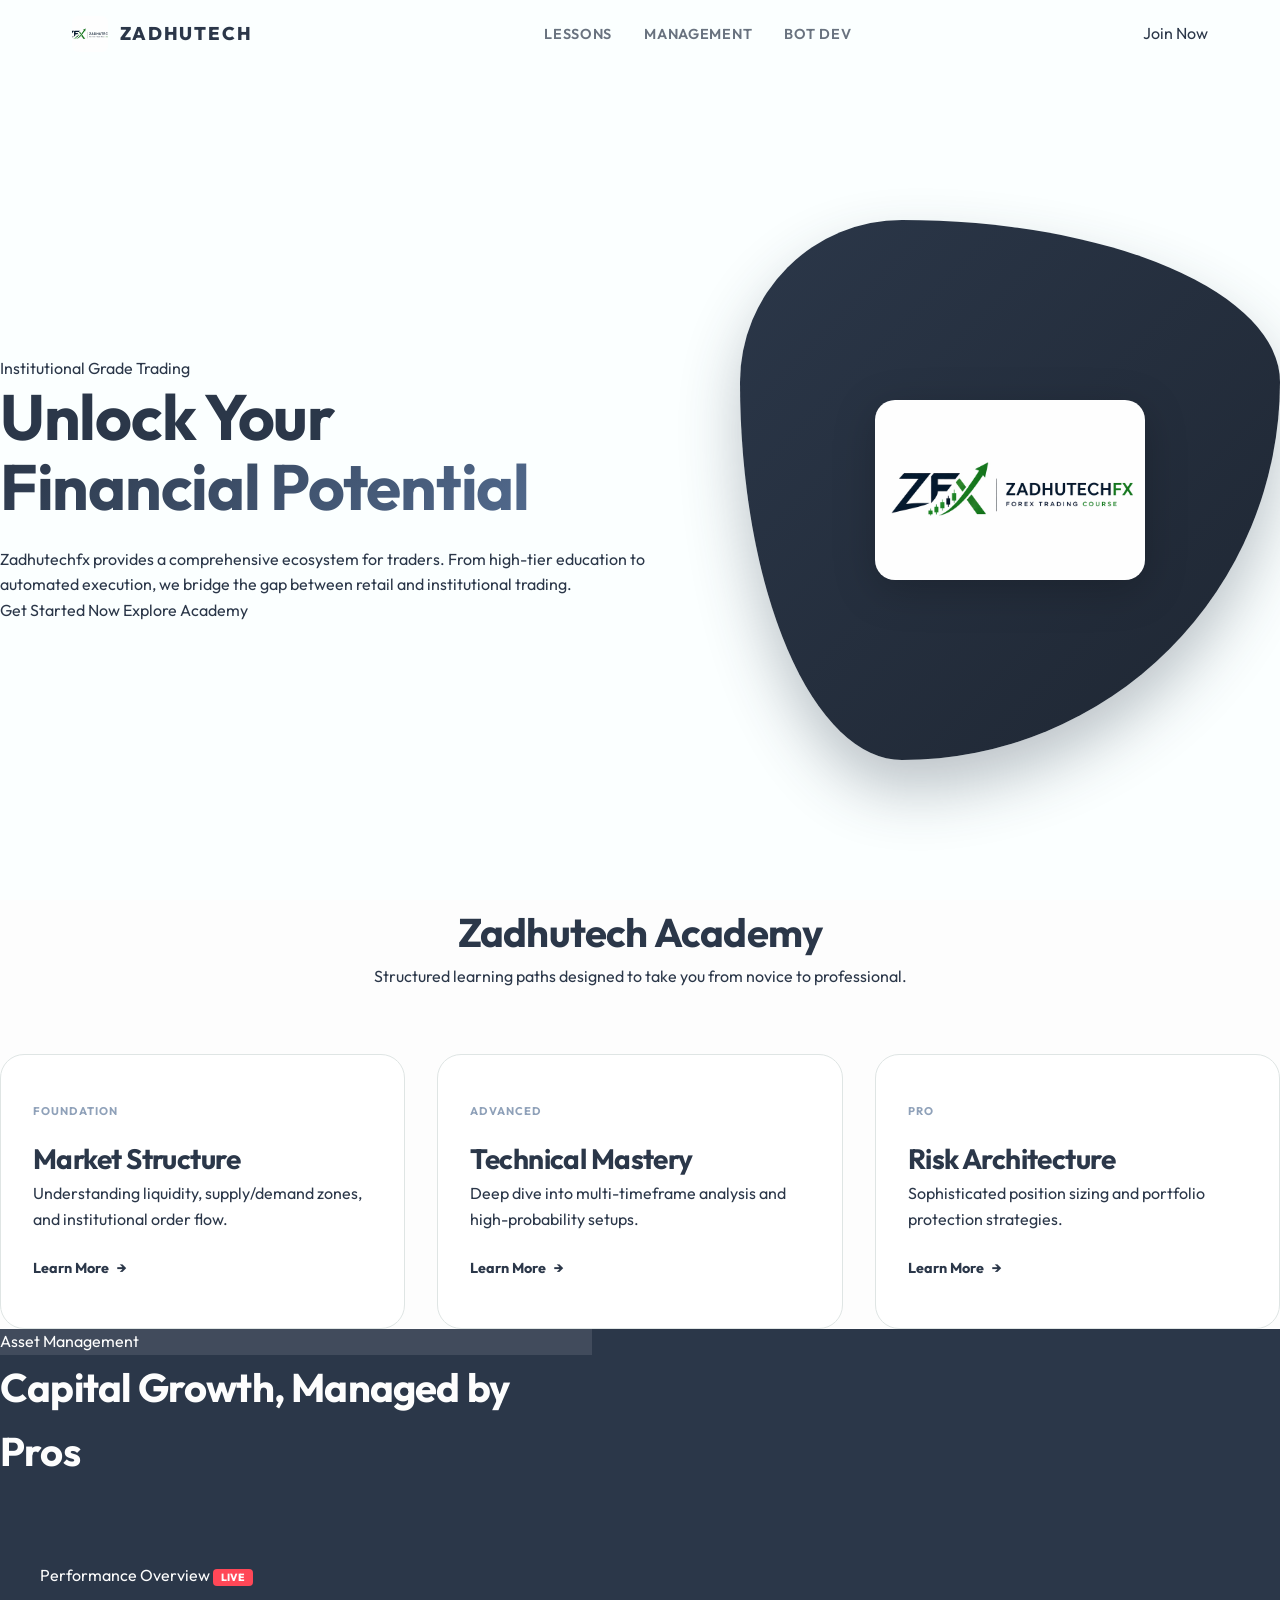
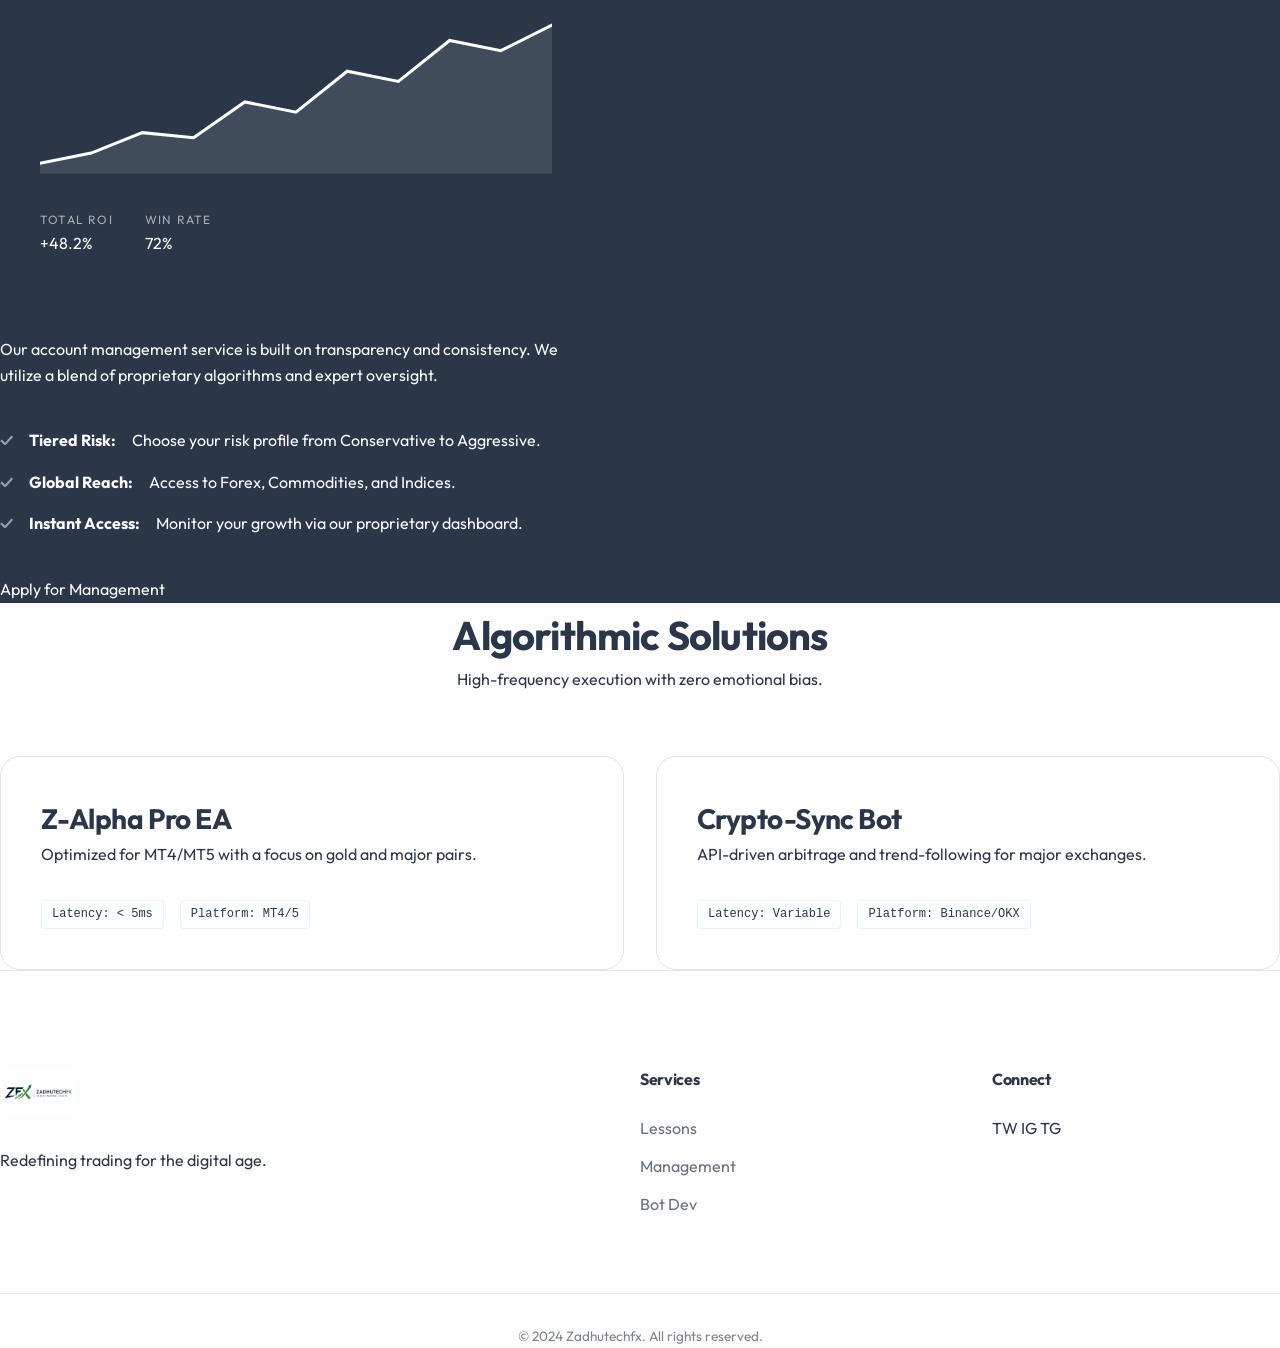
<file: index.html>
<!DOCTYPE html>
<html lang="en">
<head>
    <meta charset="UTF-8">
    <meta name="viewport" content="width=device-width, initial-scale=1.0">
    <title>Zadhutechfx | Premium Trading Solutions</title>
    <meta name="description" content="Zadhutechfx provides professional trading lessons, account management, and automated bot development solutions.">
    <link rel="preconnect" href="https://fonts.googleapis.com">
    <link rel="preconnect" href="https://fonts.gstatic.com" crossorigin>
    <link href="https://fonts.googleapis.com/css2?family=Outfit:wght@300;400;600;700&family=JetBrains+Mono:wght@400;700&display=swap" rel="stylesheet">
    <link rel="stylesheet" href="style.css">
</head>
<body>
    <header class="glass">
        <nav class="container">
            <div class="logo">
                <img src="ZADHUTECHFX.jpeg" alt="Zadhutechfx Logo">
                <span>ZADHUTECH</span>
            </div>
            <ul class="nav-links">
                <li><a href="#lessons">Lessons</a></li>
                <li><a href="#management">Management</a></li>
                <li><a href="#bots">Bot Dev</a></li>
            </ul>
            <div class="nav-cta">
                <a href="pages/join.html" class="btn btn-primary">Join Now</a>
                <button class="mobile-toggle" aria-label="Toggle Menu">
                    <span></span>
                    <span></span>
                    <span></span>
                </button>
            </div>
        </nav>
    </header>

    <main>
        <section class="hero section-padding">
            <div class="container hero-content">
                <div class="hero-text fade-in">
                    <div class="badge">Institutional Grade Trading</div>
                    <h1>Unlock Your <span>Financial Potential</span></h1>
                    <p>Zadhutechfx provides a comprehensive ecosystem for traders. From high-tier education to automated execution, we bridge the gap between retail and institutional trading.</p>
                    <div class="hero-actions">
                        <a href="pages/join.html" class="btn btn-primary">Get Started Now</a>
                        <a href="#lessons" class="btn btn-outline">Explore Academy</a>
                    </div>
                </div>
                <div class="hero-visual">
                    <div class="logo-orb">
                        <img src="ZADHUTECHFX.jpeg" alt="Zadhutechfx Orb">
                    </div>
                </div>
            </div>
        </section>

        <section id="lessons" class="section-padding">
            <div class="container">
                <div class="section-header">
                    <h2>Zadhutech Academy</h2>
                    <p>Structured learning paths designed to take you from novice to professional.</p>
                </div>
                <div class="grid">
                    <div class="card fade-in">
                        <div class="card-tag">Foundation</div>
                        <h3>Market Structure</h3>
                        <p>Understanding liquidity, supply/demand zones, and institutional order flow.</p>
                        <a href="pages/lessons-detail.html" class="link-arrow">Learn More</a>
                    </div>
                    <div class="card fade-in">
                        <div class="card-tag">Advanced</div>
                        <h3>Technical Mastery</h3>
                        <p>Deep dive into multi-timeframe analysis and high-probability setups.</p>
                        <a href="pages/lessons-detail.html" class="link-arrow">Learn More</a>
                    </div>
                    <div class="card fade-in">
                        <div class="card-tag">Pro</div>
                        <h3>Risk Architecture</h3>
                        <p>Sophisticated position sizing and portfolio protection strategies.</p>
                        <a href="pages/lessons-detail.html" class="link-arrow">Learn More</a>
                    </div>
                </div>
            </div>
        </section>

        <section id="management" class="section-padding dark-bg">
            <div class="container">
                <div class="management-split">
                    <div class="text">
                        <div class="badge dark">Asset Management</div>
                        <h2>Capital Growth, Managed by Pros</h2>
                        
                        <div class="dashboard-preview glass">
                            <div class="dash-header">
                                <span>Performance Overview</span>
                                <span class="live-indicator">Live</span>
                            </div>
                            <div class="dash-chart">
                                <svg viewBox="0 0 500 150" class="chart-svg">
                                    <path class="chart-line" d="M0,140 L50,130 L100,110 L150,115 L200,80 L250,90 L300,50 L350,60 L400,20 L450,30 L500,5"></path>
                                    <path class="chart-area" d="M0,140 L50,130 L100,110 L150,115 L200,80 L250,90 L300,50 L350,60 L400,20 L450,30 L500,5 L500,150 L0,150 Z"></path>
                                </svg>
                            </div>
                            <div class="dash-stats">
                                <div class="stat"><span>Total ROI</span><br>+48.2%</div>
                                <div class="stat"><span>Win Rate</span><br>72%</div>
                            </div>
                        </div>

                        <p>Our account management service is built on transparency and consistency. We utilize a blend of proprietary algorithms and expert oversight.</p>
                        <ul class="check-list">
                            <li><strong>Tiered Risk:</strong> Choose your risk profile from Conservative to Aggressive.</li>
                            <li><strong>Global Reach:</strong> Access to Forex, Commodities, and Indices.</li>
                            <li><strong>Instant Access:</strong> Monitor your growth via our proprietary dashboard.</li>
                        </ul>
                        <a href="pages/join.html" class="btn btn-primary">Apply for Management</a>
                    </div>
                </div>
            </div>
        </section>

        <section id="bots" class="section-padding">
            <div class="container">
                <div class="section-header">
                    <h2>Algorithmic Solutions</h2>
                    <p>High-frequency execution with zero emotional bias.</p>
                </div>
                <div class="bot-grid">
                    <div class="bot-card">
                        <div class="bot-info">
                            <h3>Z-Alpha Pro EA</h3>
                            <p>Optimized for MT4/MT5 with a focus on gold and major pairs.</p>
                        </div>
                        <div class="bot-meta">
                            <code>Latency: < 5ms</code>
                            <code>Platform: MT4/5</code>
                        </div>
                    </div>
                    <div class="bot-card">
                        <div class="bot-info">
                            <h3>Crypto-Sync Bot</h3>
                            <p>API-driven arbitrage and trend-following for major exchanges.</p>
                        </div>
                        <div class="bot-meta">
                            <code>Latency: Variable</code>
                            <code>Platform: Binance/OKX</code>
                        </div>
                    </div>
                </div>
            </div>
        </section>
    </main>

    <footer class="section-padding">
        <div class="container">
            <div class="footer-grid">
                <div class="footer-brand">
                    <img src="ZADHUTECHFX.jpeg" alt="Zadhutechfx Logo">
                    <p>Redefining trading for the digital age.</p>
                </div>
                <div class="footer-links">
                    <h4>Services</h4>
                    <ul>
                        <li><a href="#lessons">Lessons</a></li>
                        <li><a href="#management">Management</a></li>
                        <li><a href="#bots">Bot Dev</a></li>
                    </ul>
                </div>
                <div class="footer-social">
                    <h4>Connect</h4>
                    <div class="social-icons">
                        <a href="#">TW</a>
                        <a href="#">IG</a>
                        <a href="#">TG</a>
                    </div>
                </div>
            </div>
            <div class="footer-bottom">
                <p>&copy; 2024 Zadhutechfx. All rights reserved.</p>
            </div>
        </div>
    </footer>

    <script src="main.js"></script>
</body>
</html>
</file>
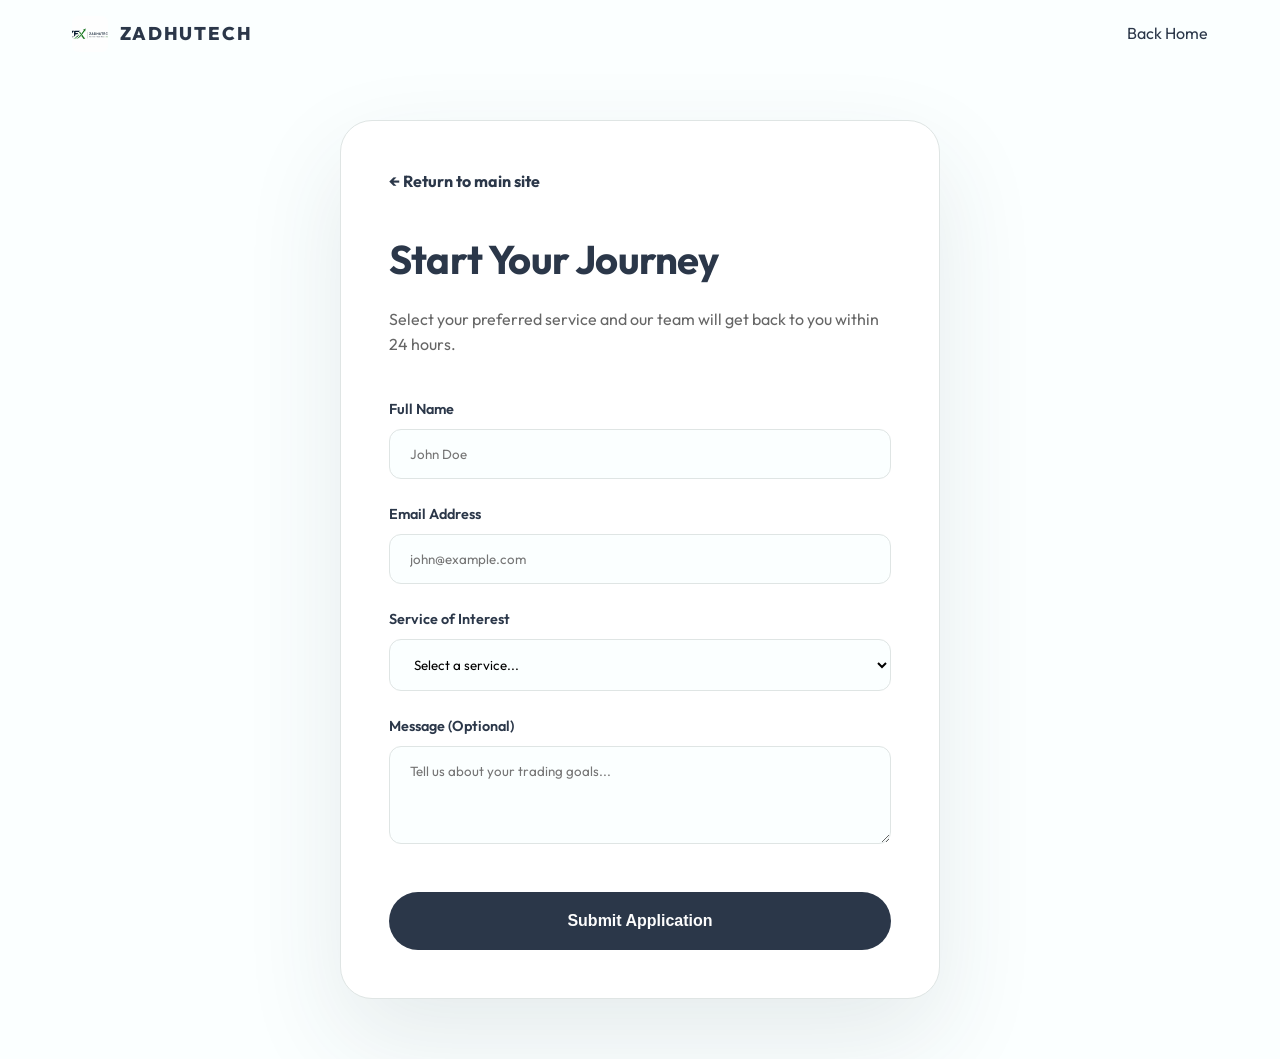
<file: pages/join.html>
<!DOCTYPE html>
<html lang="en">
<head>
    <meta charset="UTF-8">
    <meta name="viewport" content="width=device-width, initial-scale=1.0">
    <title>Join Zadhutechfx | Premium Trading Community</title>
    <link rel="preconnect" href="https://fonts.googleapis.com">
    <link rel="preconnect" href="https://fonts.gstatic.com" crossorigin>
    <link href="https://fonts.googleapis.com/css2?family=Outfit:wght@300;400;600;700;800&display=swap" rel="stylesheet">
    <link rel="stylesheet" href="../style.css">
    <style>
        .join-section {
            min-height: 100vh;
            display: flex;
            align-items: center;
            justify-content: center;
            padding: 120px 20px 60px;
            background: var(--white-2);
        }
        .join-card {
            background: var(--white-3);
            width: 100%;
            max-width: 600px;
            padding: 3rem;
            border-radius: 32px;
            box-shadow: 0 40px 100px rgba(43, 55, 73, 0.1);
            border: 1px solid var(--alabaster-grey);
        }
        .join-card h2 { margin-bottom: 1rem; }
        .join-card p { color: #666; margin-bottom: 2.5rem; }
        .form-group { margin-bottom: 1.5rem; }
        .form-group label { display: block; margin-bottom: 0.5rem; font-weight: 600; font-size: 0.9rem; }
        .form-group input, .form-group select, .form-group textarea {
            width: 100%;
            padding: 1rem 1.25rem;
            border-radius: 12px;
            border: 1px solid var(--alabaster-grey);
            background: var(--white-2);
            font-family: inherit;
            transition: 0.3s;
        }
        .form-group input:focus { border-color: var(--charcoal-blue); outline: none; box-shadow: 0 0 0 4px rgba(43, 55, 73, 0.05); }
        .back-link { display: inline-block; margin-bottom: 2rem; font-weight: 700; color: var(--charcoal-blue); }
        
        /* Submit Button Styling */
        .btn-submit {
            display: inline-block;
            width: 100%;
            padding: 1.25rem;
            border-radius: 50px;
            background: var(--charcoal-blue);
            color: var(--white);
            font-weight: 700;
            border: none;
            cursor: pointer;
            transition: transform 0.3s ease, box-shadow 0.3s ease;
            margin-top: 1rem;
            font-size: 1rem;
        }
        .btn-submit:hover {
            transform: translateY(-3px);
            box-shadow: 0 10px 20px rgba(43, 55, 73, 0.15);
        }
    </style>
</head>
<body>
    <header class="glass">
        <nav class="container">
            <div class="logo">
                <img src="../ZADHUTECHFX.jpeg" alt="Zadhutechfx Logo">
                <span>ZADHUTECH</span>
            </div>
            <div class="nav-cta">
                <a href="../index.html" class="btn btn-outline">Back Home</a>
            </div>
        </nav>
    </header>

    <main class="join-section">
        <div class="join-card fade-in">
            <a href="../index.html" class="back-link">← Return to main site</a>
            <h2>Start Your Journey</h2>
            <p>Select your preferred service and our team will get back to you within 24 hours.</p>
            
            <form action="#">
                <div class="form-group">
                    <label>Full Name</label>
                    <input type="text" placeholder="John Doe" required>
                </div>
                <div class="form-group">
                    <label>Email Address</label>
                    <input type="email" placeholder="john@example.com" required>
                </div>
                <div class="form-group">
                    <label>Service of Interest</label>
                    <select required>
                        <option value="">Select a service...</option>
                        <option value="academy">Trading Academy (Lessons)</option>
                        <option value="management">Account Management</option>
                        <option value="bots">Bot Development</option>
                    </select>
                </div>
                <div class="form-group">
                    <label>Message (Optional)</label>
                    <textarea rows="4" placeholder="Tell us about your trading goals..."></textarea>
                </div>
                <button type="submit" class="btn-submit">Submit Application</button>
            </form>
        </div>
    </main>

    <script src="../main.js"></script>
</body>
</html>
</file>
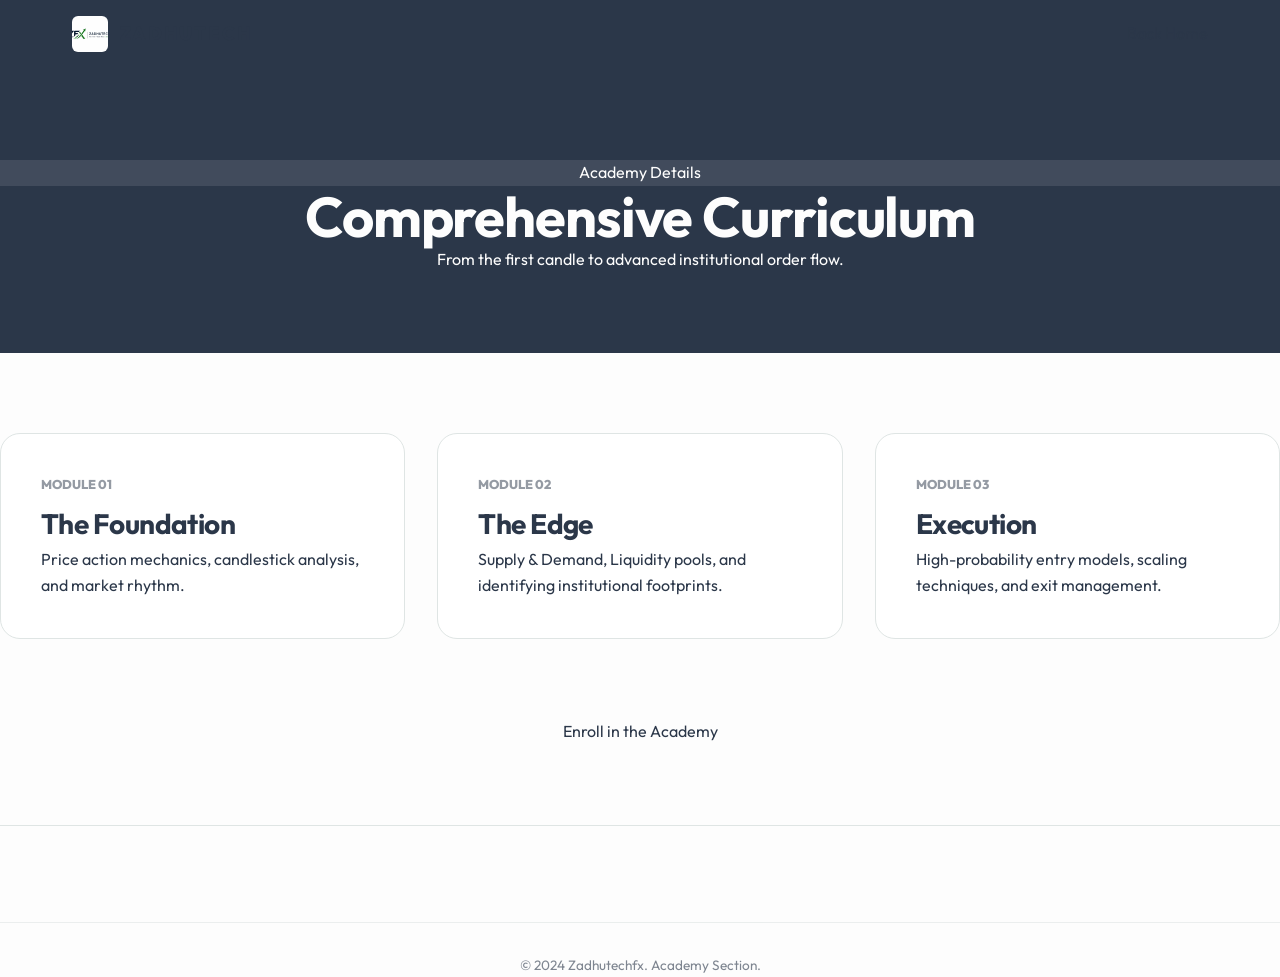
<file: pages/lessons-detail.html>
<!DOCTYPE html>
<html lang="en">
<head>
    <meta charset="UTF-8">
    <meta name="viewport" content="width=device-width, initial-scale=1.0">
    <title>Academy Curriculum | Zadhutechfx</title>
    <link rel="preconnect" href="https://fonts.googleapis.com">
    <link rel="preconnect" href="https://fonts.gstatic.com" crossorigin>
    <link href="https://fonts.googleapis.com/css2?family=Outfit:wght@300;400;600;700;800&display=swap" rel="stylesheet">
    <link rel="stylesheet" href="../style.css">
    <style>
        .academy-hero {
            padding: 160px 0 80px;
            background: var(--charcoal-blue);
            color: var(--white);
            text-align: center;
        }
        .curriculum-grid {
            display: grid;
            grid-template-columns: repeat(auto-fit, minmax(300px, 1fr));
            gap: 2rem;
            padding: 80px 0;
        }
        .module-card {
            padding: 2.5rem;
            background: var(--white-3);
            border-radius: 20px;
            border: 1px solid var(--alabaster-grey);
        }
        .module-number {
            font-weight: 800;
            color: var(--charcoal-blue);
            font-size: 0.8rem;
            margin-bottom: 0.5rem;
            display: block;
            opacity: 0.5;
        }
    </style>
</head>
<body>
    <header class="glass">
        <nav class="container">
            <div class="logo">
                <img src="../ZADHUTECHFX.jpeg" alt="Zadhutechfx Logo">
                <span>ZADHUTECH</span>
            </div>
            <div class="nav-cta">
                <a href="../index.html" class="btn btn-outline">Back Home</a>
            </div>
        </nav>
    </header>

    <main>
        <section class="academy-hero">
            <div class="container">
                <div class="badge dark">Academy Details</div>
                <h1>Comprehensive Curriculum</h1>
                <p>From the first candle to advanced institutional order flow.</p>
            </div>
        </section>

        <section class="container">
            <div class="curriculum-grid">
                <div class="module-card fade-in">
                    <span class="module-number">MODULE 01</span>
                    <h3>The Foundation</h3>
                    <p>Price action mechanics, candlestick analysis, and market rhythm.</p>
                </div>
                <div class="module-card fade-in">
                    <span class="module-number">MODULE 02</span>
                    <h3>The Edge</h3>
                    <p>Supply & Demand, Liquidity pools, and identifying institutional footprints.</p>
                </div>
                <div class="module-card fade-in">
                    <span class="module-number">MODULE 03</span>
                    <h3>Execution</h3>
                    <p>High-probability entry models, scaling techniques, and exit management.</p>
                </div>
            </div>
            <div style="text-align: center; margin-bottom: 80px;">
                <a href="join.html" class="btn btn-primary">Enroll in the Academy</a>
            </div>
        </section>
    </main>

    <footer class="section-padding">
        <div class="container">
            <div class="footer-bottom">
                <p>&copy; 2024 Zadhutechfx. Academy Section.</p>
            </div>
        </div>
    </footer>

    <script src="../main.js"></script>
</body>
</html>
</file>
<file: style.css>
:root {
  /* Provided Colors */
  --charcoal-blue: #2B3749;
  --white: #FDFDFD;
  --white-2: #FBFFFF;
  --alabaster-grey: #DFE5E4;
  --white-3: #FFFFFF;

  /* HSL Variants for better control */
  --charcoal-blue-hsl: 216, 26%, 23%;
  --accent-color: #3d4d63;
  
  /* Gradients */
  --gradient-premium: linear-gradient(135deg, var(--charcoal-blue), #1e2632);
  --gradient-light: linear-gradient(180deg, var(--white-3), var(--white-2));
  
  /* Typography */
  --font-main: 'Outfit', sans-serif;
  --font-mono: 'JetBrains Mono', monospace;
}

html, body {
  margin: 0;
  padding: 0;
  box-sizing: border-box;
  width: 100%;
  overflow-x: hidden;
  position: relative;
  -webkit-text-size-adjust: 100%; /* Prevent font boosting on mobile */
}

* {
  margin: 0;
  padding: 0;
  box-sizing: border-box;
}

body {
  font-family: var(--font-main);
  background-color: var(--white);
  color: var(--charcoal-blue);
  line-height: 1.6;
  width: 100vw;
}

/* Typography Scale */
h1, h2, h3, h4 {
  font-weight: 700;
  letter-spacing: -0.02em;
}

h1 { font-size: 3.5rem; line-height: 1.1; }
h2 { font-size: 2.5rem; }
h3 { font-size: 1.75rem; }

a {
  text-decoration: none;
  color: inherit;
  transition: all 0.3s ease;
}

ul {
  list-style: none;
}

/* Navigation */
header {
  position: fixed;
  top: 0;
  left: 0;
  width: 100%;
  z-index: 1000;
  padding: 1rem 0;
  transition: all 0.4s cubic-bezier(0.4, 0, 0.2, 1);
  display: flex;
  justify-content: center;
}

header.scrolled {
  padding: 0.75rem 0;
  background: rgba(255, 255, 255, 0.85);
  backdrop-filter: blur(15px);
  box-shadow: 0 10px 30px rgba(43, 55, 73, 0.08);
}

nav {
  display: flex;
  justify-content: space-between;
  align-items: center;
  width: 100%;
  max-width: 1200px;
  margin: 0 auto;
  padding: 0 2rem;
}

.logo {
  display: flex;
  align-items: center;
  gap: 0.75rem;
  font-weight: 800;
  font-size: 1.15rem;
  letter-spacing: 0.1em;
  color: var(--charcoal-blue);
  flex-shrink: 0;
}

.logo img {
  height: 36px;
  width: 36px;
  border-radius: 6px;
  object-fit: cover;
}

.nav-links {
  display: flex;
  gap: 2rem;
  margin: 0 auto; /* Centers the links if there's space */
}

.nav-links a {
  font-weight: 600;
  font-size: 0.9rem;
  text-transform: uppercase;
  letter-spacing: 0.05em;
  opacity: 0.7;
}

.nav-cta {
  display: flex;
  align-items: center;
  gap: 1.5rem;
}

.mobile-toggle {
  display: none;
  flex-direction: column;
  gap: 6px;
  background: none;
  border: none;
  cursor: pointer;
  padding: 5px;
}

.mobile-toggle span {
  width: 25px;
  height: 2px;
  background: var(--charcoal-blue);
  transition: 0.3s;
}

/* Hero Section */
.hero {
  background: var(--white-2);
  min-height: 100vh;
  display: flex;
  align-items: center;
  padding-top: 80px;
}

.hero-content {
  display: grid;
  grid-template-columns: 1.1fr 0.9fr;
  gap: 5rem;
  align-items: center;
}

.hero h1 {
  font-size: clamp(2.5rem, 5vw, 4rem);
  margin-bottom: 1.5rem;
}

.hero h1 span {
  display: block;
  color: var(--charcoal-blue);
  background: linear-gradient(135deg, var(--charcoal-blue), #5a759c);
  -webkit-background-clip: text;
  -webkit-text-fill-color: transparent;
}

.logo-orb {
  width: 100%;
  aspect-ratio: 1;
  background: var(--gradient-premium);
  border-radius: 30% 70% 70% 30% / 30% 30% 70% 70%;
  display: flex;
  justify-content: center;
  align-items: center;
  animation: morph 10s ease-in-out infinite alternate;
  box-shadow: 0 30px 60px rgba(43, 55, 73, 0.3);
}

.logo-orb img {
  width: 50%;
  border-radius: 20px;
  filter: drop-shadow(0 10px 20px rgba(0,0,0,0.2));
}

@keyframes morph {
  0% { border-radius: 30% 70% 70% 30% / 30% 30% 70% 70%; }
  100% { border-radius: 50% 50% 33% 67% / 55% 27% 73% 45%; }
}

/* Academy & Cards */
.card-tag {
  font-size: 0.7rem;
  text-transform: uppercase;
  font-weight: 700;
  letter-spacing: 0.1em;
  color: #8fa1b9;
  margin-bottom: 1rem;
}

.link-arrow {
  display: inline-block;
  margin-top: 1.5rem;
  font-weight: 700;
  font-size: 0.9rem;
  position: relative;
}

.link-arrow::after {
  content: '→';
  margin-left: 8px;
  transition: 0.3s;
}

.link-arrow:hover::after {
  transform: translateX(5px);
}

/* Management Refinement */
.badge.dark {
  background: rgba(255, 255, 255, 0.1);
  border-color: rgba(255, 255, 255, 0.2);
  color: var(--white);
}

.live-indicator {
  font-size: 0.65rem;
  background: #ff4757;
  padding: 2px 8px;
  border-radius: 4px;
  text-transform: uppercase;
  font-weight: 800;
  animation: pulse 2s infinite;
}

@keyframes pulse {
  0% { opacity: 1; }
  50% { opacity: 0.5; }
  100% { opacity: 1; }
}

/* Animations */
.fade-in {
  opacity: 0;
  transform: translateY(30px);
  transition: all 0.8s cubic-bezier(0.2, 0.8, 0.2, 1);
}

.fade-in.visible {
  opacity: 1;
  transform: translateY(0);
}

@keyframes fadeIn {
  from { opacity: 0; transform: translateY(20px); }
  to { opacity: 1; transform: translateY(0); }
}

/* Bot Grid */
.bot-grid {
  display: grid;
  grid-template-columns: repeat(auto-fit, minmax(350px, 1fr));
  gap: 2rem;
}

.bot-card {
  padding: 2.5rem;
  background: var(--white-3);
  border-radius: 20px;
  display: flex;
  flex-direction: column;
  justify-content: space-between;
  border: 1px solid var(--alabaster-grey);
}

.bot-meta {
  margin-top: 2rem;
  display: flex;
  gap: 1rem;
}

.bot-meta code {
  font-size: 0.75rem;
  background: var(--white-2);
  padding: 4px 10px;
  border-radius: 4px;
  border: 1px solid rgba(0,0,0,0.05);
}

/* Mobile Responsive Overrides - Final Optimization */
@media (max-width: 768px) {
  h1 { font-size: 2.25rem !important; line-height: 1.2 !important; }
  h2 { font-size: 1.85rem !important; line-height: 1.3 !important; }
  h3 { font-size: 1.5rem !important; }
  
  .container {
    padding: 0 1.25rem; /* Tighter padding for mobile screens */
  }

  /* Header Fixes */
  header {
    padding: 0.75rem 0;
  }
  
  .logo span {
    font-size: 1rem;
  }

  /* Prevent links from squashing in the header on mobile */
  .nav-links {
    display: none; /* Default hidden on mobile */
    position: fixed;
    top: 0;
    right: -100%;
    width: 100%;
    height: 100vh;
    background: var(--white-3);
    flex-direction: column;
    justify-content: center;
    align-items: center;
    transition: 0.5s;
    box-shadow: -10px 0 30px rgba(0,0,0,0.1);
    z-index: 2000;
    gap: 3rem;
  }

  .nav-links.active {
    display: flex; /* Only show when active */
    right: 0;
  }

  .nav-links a {
    font-size: 1.5rem;
  }

  .mobile-toggle {
    display: flex;
    margin-left: 1rem;
    z-index: 2100; /* Above the menu */
  }

  /* Hero Optimization */
  .hero {
    padding-top: 100px;
    padding-bottom: 40px;
    min-height: auto; /* Allow content to dictate height */
  }

  .hero-content {
    gap: 3rem;
  }

  .hero p {
    font-size: 1rem;
    margin: 1.5rem auto;
  }

  .logo-orb {
    width: 200px; /* Smaller orb for mobile */
    height: 200px;
    margin: 0 auto;
  }

  /* Academy Cards Optimization */
  .management-split {
    display: flex;
    flex-direction: column;
    gap: 0; /* Gap is now handled by margins */
    text-align: center;
    width: 100%;
  }

  .management-split .text {
    width: 100%;
    display: flex;
    flex-direction: column;
    align-items: center;
  }

  .dashboard-preview {
    margin: 2.5rem 0;
    min-height: 320px;
    padding: 1.5rem;
    border-radius: 16px;
  }

  .grid {
    gap: 1.5rem;
  }

  .card {
    padding: 2rem 1.5rem;
  }

  /* Management Section Stability */
  .check-list li {
    font-size: 0.95rem;
    align-items: flex-start;
  }

  .dash-stats {
    gap: 0.75rem;
  }

  .stat {
    padding: 0.75rem;
    font-size: 0.85rem;
  }

  /* Bot Grid Fixes */
  .bot-grid {
    gap: 1.5rem;
  }

  .bot-card {
    padding: 1.75rem;
  }

  /* Footer Scaling */
  .footer-grid {
    gap: 2.5rem;
    text-align: center;
  }

  .footer-brand p {
    max-width: 100%;
  }

  .section-padding {
    padding: 4rem 0;
  }
}

/* Cards & Grid */
.section-header {
  text-align: center;
  margin-bottom: 4rem;
}

.grid {
  display: grid;
  grid-template-columns: repeat(auto-fit, minmax(300px, 1fr));
  gap: 2rem;
}

.card {
  padding: 3rem 2rem;
  background: var(--white-3);
  border-radius: 24px;
  border: 1px solid var(--alabaster-grey);
  transition: all 0.4s cubic-bezier(0.165, 0.84, 0.44, 1);
}

.card:hover {
  transform: translateY(-10px);
  box-shadow: 0 20px 40px rgba(0,0,0,0.05);
  border-color: var(--charcoal-blue);
}

.card-icon {
  font-size: 2.5rem;
  margin-bottom: 1.5rem;
}

/* Management Section */
.dark-bg {
  background-color: var(--charcoal-blue);
  color: var(--white);
}

.management-split {
  display: grid;
  grid-template-columns: 1fr 1fr;
  gap: 6rem;
  align-items: center;
}

.check-list {
  margin: 2.5rem 0;
}

.check-list li {
  margin-bottom: 1rem;
  display: flex;
  align-items: center;
  gap: 1rem;
}

.check-list li::before {
  content: '✓';
  color: #8fa1b9;
  font-weight: bold;
}

.dashboard-preview {
  width: 100%;
  max-width: 600px;
  height: auto;
  min-height: 350px;
  border-radius: 24px;
  padding: 2.5rem;
  display: flex;
  flex-direction: column;
  gap: 2rem;
  margin: 2.5rem 0; /* Vertical spacing in the text block */
}

.dash-chart {
  flex: 1;
  position: relative;
  overflow: hidden;
  display: flex;
  align-items: flex-end;
}

.chart-svg {
  width: 100%;
  height: 100%;
}

.chart-line {
  fill: none;
  stroke: #ffffff;
  stroke-width: 3;
  stroke-linecap: round;
  stroke-dasharray: 1000;
  stroke-dashoffset: 1000;
  animation: drawLine 3s ease-out forwards;
}

.chart-area {
  fill: rgba(255, 255, 255, 0.1);
  opacity: 0;
  animation: fadeInArea 2s ease-out 1.5s forwards;
}

@keyframes drawLine {
  to { stroke-dashoffset: 0; }
}

@keyframes fadeInArea {
  from { opacity: 0; }
  to { opacity: 1; }
}

.dash-stats {
  display: flex;
  gap: 2rem;
}

.stat span {
  font-size: 0.75rem;
  text-transform: uppercase;
  letter-spacing: 0.1em;
  opacity: 0.6;
}

/* Bot Section */
.bot-features {
  display: grid;
  grid-template-columns: repeat(2, 1fr);
  gap: 2rem;
}

/* Footer */
footer {
  border-top: 1px solid var(--alabaster-grey);
  padding-top: 6rem;
}

.footer-grid {
  display: grid;
  grid-template-columns: 2fr 1fr 1fr;
  gap: 4rem;
  margin-bottom: 4rem;
}

.footer-brand img {
  height: 50px;
  margin-bottom: 1.5rem;
  border-radius: 10px;
}

.footer-links h4, .footer-social h4 {
  margin-bottom: 1.5rem;
}

.footer-links li {
  margin-bottom: 0.75rem;
  opacity: 0.7;
}

.footer-links a:hover {
  opacity: 1;
  padding-left: 5px;
}

.footer-bottom {
  padding-top: 2rem;
  border-top: 1px solid var(--alabaster-grey);
  text-align: center;
  font-size: 0.85rem;
  opacity: 0.6;
}
</file>
